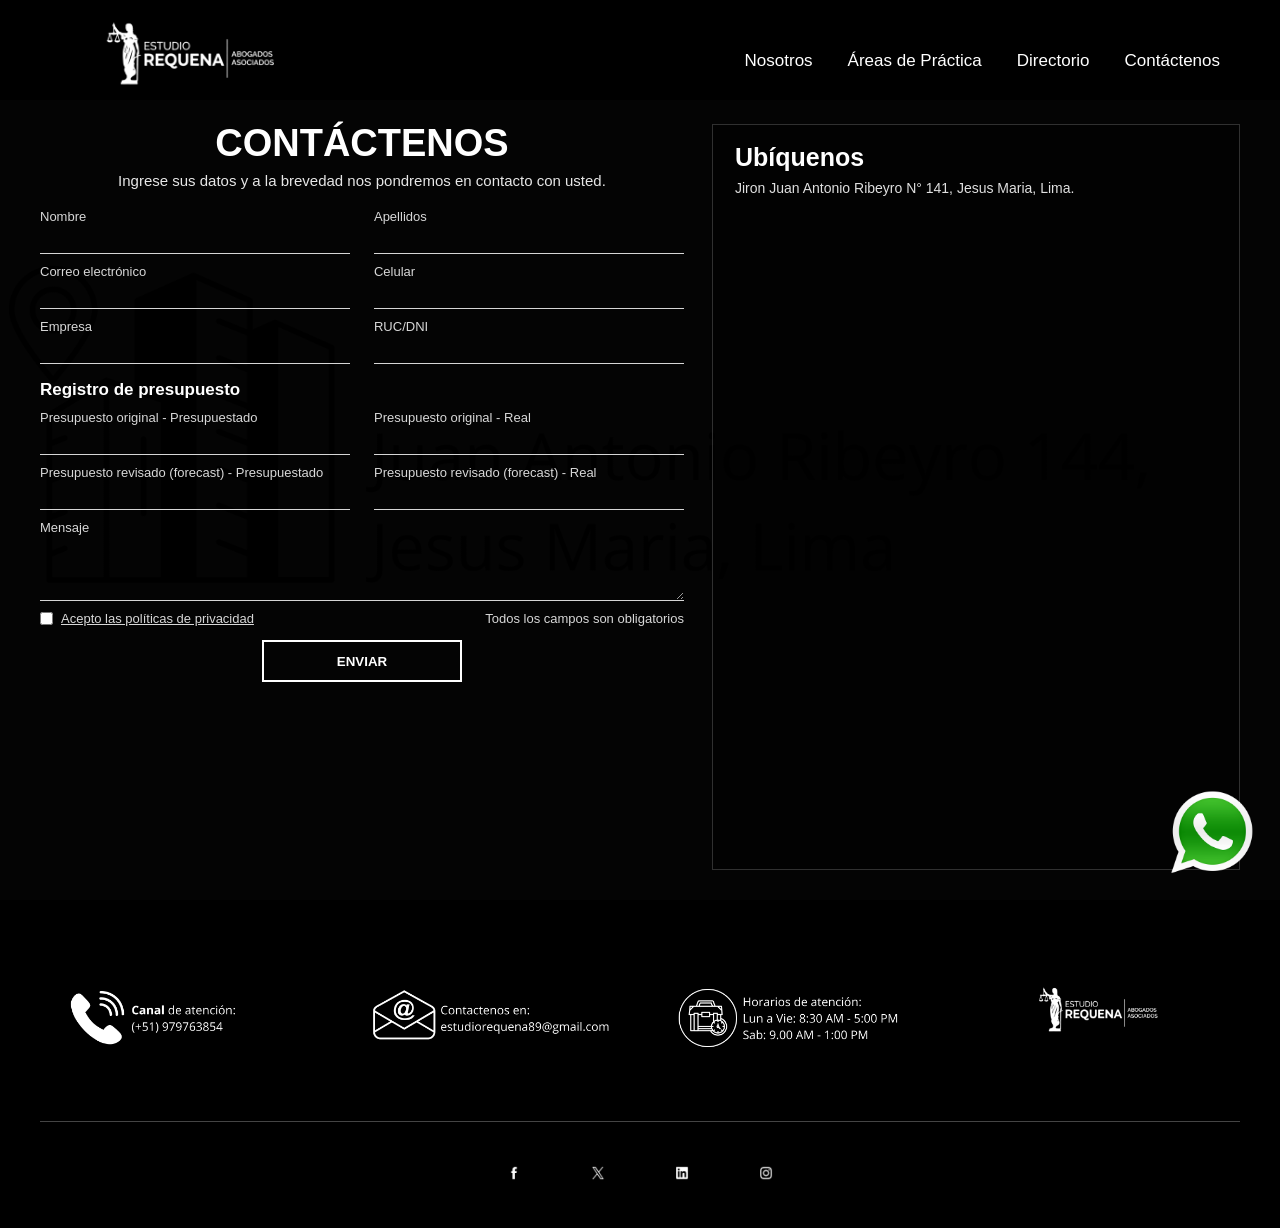
<file: contacto.html>
<!DOCTYPE html>
<html lang="es">
<head>
    <meta charset="UTF-8">
    <meta name="viewport" content="width=device-width, initial-scale=1.0">
    <meta http-equiv="refresh" content="0; url=formulario-contacto.html">
    <title>Contacto - Estudio Requena Abogados Asociados</title>
    <script>window.location.replace("formulario-contacto.html");</script>
</head>
<body>
    <p><a href="formulario-contacto.html">Ir al formulario de contacto</a></p>
</body>
</html>
</file>
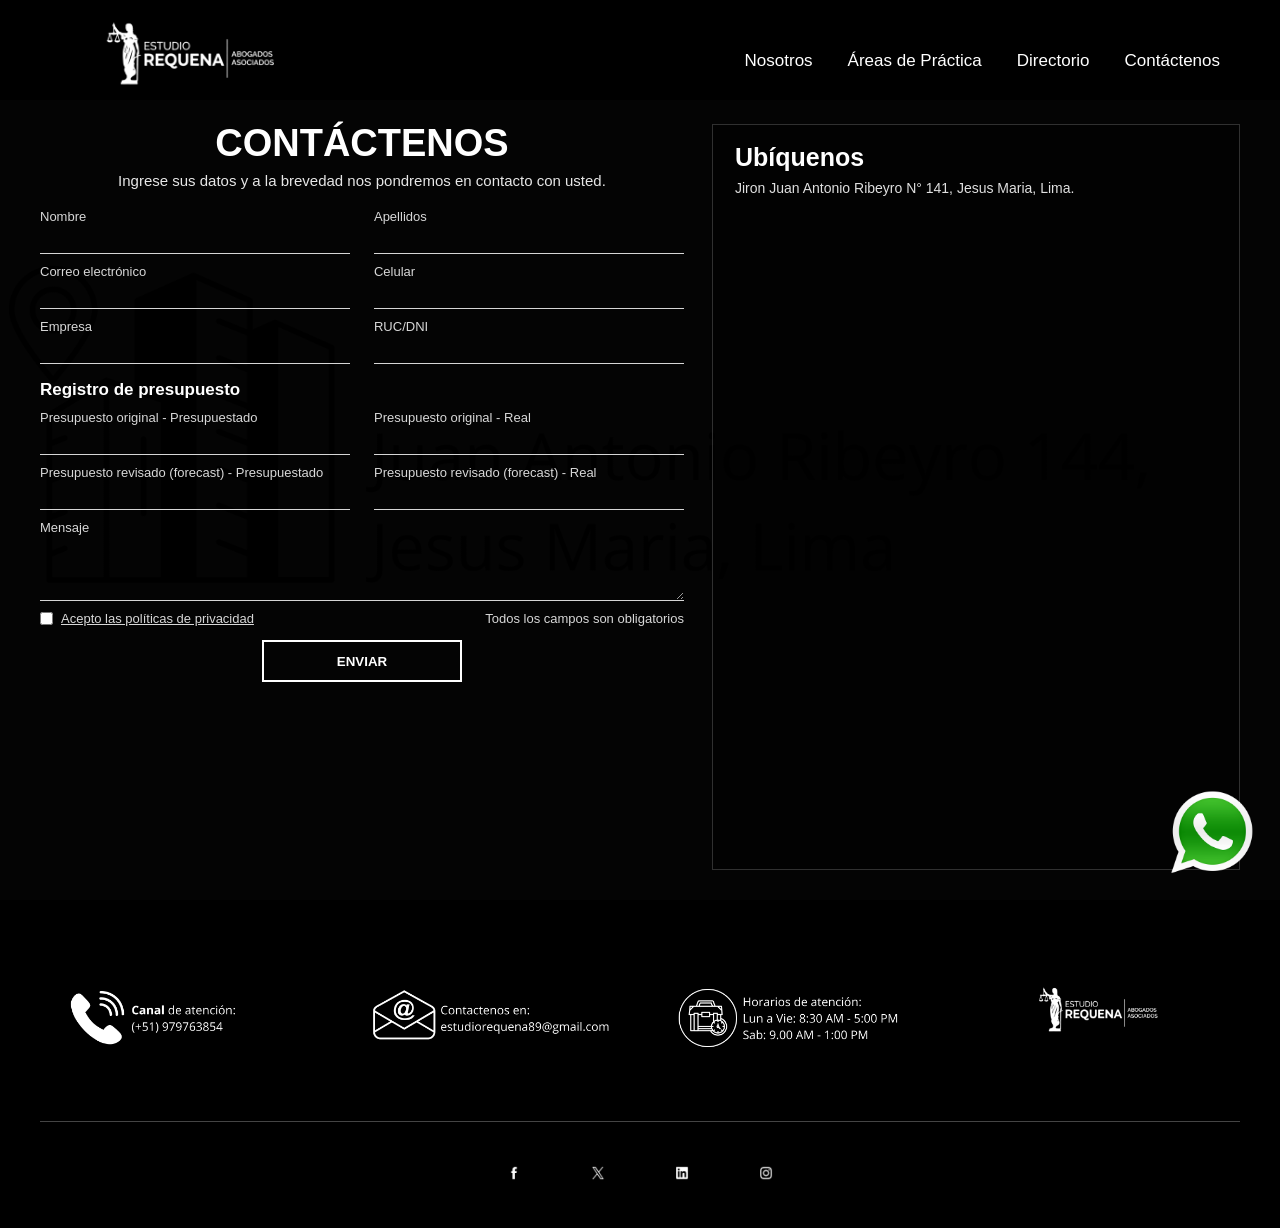
<file: formulario-contacto.html>
<!DOCTYPE html>
<html lang="es">

<head>
    <meta charset="UTF-8">
    <meta name="viewport" content="width=device-width, initial-scale=1.0">
    <title>Formulario de Contacto - Estudio Requena Abogados Asociados</title>
    <link rel="stylesheet" href="style.css">
</head>

<body>

<main class="form-page">
    <nav class="menu contact-menu">
        <div class="logo-box">
            <a href="index.html?skipIntro=1" aria-label="Volver a la pantalla principal">
                <img src="logoblanco.png" alt="Estudio Requena">
            </a>
        </div>

        <ul class="navbar contact-navbar">
            <li><a href="nosotros.html">Nosotros</a></li>
            <li><a href="index.html#areas">&Aacute;reas de Pr&aacute;ctica</a></li>
            <li><a href="index.html#directorio">Directorio</a></li>
            <li><a href="formulario-contacto.html">Cont&aacute;ctenos</a></li>
        </ul>
    </nav>

    <section class="form-section">
        <div class="form-left">
            <form class="contact-form" action="https://formsubmit.co/ajax/estudiorequena89@gmail.com" method="post">
                <input type="hidden" name="_subject" value="Nuevo mensaje desde la pagina web">
                <input type="hidden" name="_captcha" value="false">
                <h1>CONT&Aacute;CTENOS</h1>
                <p class="form-intro">Ingrese sus datos y a la brevedad nos pondremos en contacto con usted.</p>

                <div class="form-grid">
                    <div class="form-field">
                        <label for="nombre">Nombre</label>
                        <input type="text" id="nombre" name="Nombre" required>
                    </div>

                    <div class="form-field">
                        <label for="apellidos">Apellidos</label>
                        <input type="text" id="apellidos" name="Apellidos" required>
                    </div>

                    <div class="form-field">
                        <label for="correo">Correo electr&oacute;nico</label>
                        <input type="email" id="correo" name="Correo electronico" required>
                    </div>

                    <div class="form-field">
                        <label for="celular">Celular</label>
                        <input type="tel" id="celular" name="Celular" required>
                    </div>

                    <div class="form-field">
                        <label for="empresa">Empresa</label>
                        <input type="text" id="empresa" name="Empresa" required>
                    </div>

                    <div class="form-field">
                        <label for="documento">RUC/DNI</label>
                        <input type="text" id="documento" name="RUC o DNI" required>
                    </div>

                    <div class="form-field form-field-full budget-title">
                        <h2>Registro de presupuesto</h2>
                    </div>

                    <div class="form-field">
                        <label for="presupuesto-original-presupuestado">Presupuesto original - Presupuestado</label>
                        <input type="number" id="presupuesto-original-presupuestado" name="Presupuesto original presupuestado" step="0.01" min="0" required>
                    </div>

                    <div class="form-field">
                        <label for="presupuesto-original-real">Presupuesto original - Real</label>
                        <input type="number" id="presupuesto-original-real" name="Presupuesto original real" step="0.01" min="0" required>
                    </div>

                    <div class="form-field">
                        <label for="presupuesto-forecast-presupuestado">Presupuesto revisado (forecast) - Presupuestado</label>
                        <input type="number" id="presupuesto-forecast-presupuestado" name="Presupuesto revisado forecast presupuestado" step="0.01" min="0" required>
                    </div>

                    <div class="form-field">
                        <label for="presupuesto-forecast-real">Presupuesto revisado (forecast) - Real</label>
                        <input type="number" id="presupuesto-forecast-real" name="Presupuesto revisado forecast real" step="0.01" min="0" required>
                    </div>

                    <div class="form-field form-field-full">
                        <label for="mensaje">Mensaje</label>
                        <textarea id="mensaje" name="Mensaje" rows="3" required></textarea>
                    </div>
                </div>

                <div class="form-options">
                    <label class="privacy-check">
                        <input type="checkbox" name="Acepta politicas de privacidad" required>
                        <span>Acepto las pol&iacute;ticas de privacidad</span>
                    </label>
                    <span>Todos los campos son obligatorios</span>
                </div>

                <button type="submit" class="form-submit">ENVIAR</button>
            </form>
        </div>

        <aside class="map-panel">
            <h2>Ub&iacute;quenos</h2>
            <p>Jiron Juan Antonio Ribeyro N° 141, Jesus Maria, Lima.</p>
            <iframe
                title="Mapa de Estudio Requena"
                src="https://www.google.com/maps?q=Jiron%20Juan%20Antonio%20Ribeyro%20141%2C%20Jesus%20Maria%2C%20Lima&output=embed"
                loading="lazy"
                referrerpolicy="no-referrer-when-downgrade">
            </iframe>
        </aside>
    </section>

    <footer class="footer">
        <div class="footer-top">
            <div class="footer-logo-item">
                <img src="celular.png" alt="Celular">
                <div class="footer-mobile-detail"><span class="footer-detail-label">Canal de atenci?n</span><a href="tel:+51979763854">(+51) 979 763 854</a></div>
            </div>

            <div class="footer-logo-item">
                <img src="correo.png" alt="Correo">
                <div class="footer-mobile-detail"><span class="footer-detail-label">Cont?ctenos</span><a href="mailto:estudiorequena89@gmail.com">estudiorequena89@gmail.com</a></div>
            </div>

            <div class="footer-logo-item">
                <img src="horario.png" alt="Horario">
                <div class="footer-mobile-detail"><span class="footer-detail-label">Horario de atenci?n</span><p>Lun a vie: 8:30 a. m. ? 5:00 p. m.<br>S?b: 9:00 a. m. ? 1:00 p. m.</p></div>
            </div>

            <div class="footer-logo-item logo-central">
                <img src="logoblanco.png" alt="Estudio Requena">
            </div>
        </div>

        <div class="footer-social">
            <a href="https://www.facebook.com/profile.php?id=61590961628624" target="_blank" rel="noopener noreferrer">
                <img src="red1.png" alt="Facebook">
            </a>

            <a href="https://x.com/EstudioRequena8" target="_blank" rel="noopener noreferrer">
                <img src="red2.png" alt="X">
            </a>

            <a href="https://www.linkedin.com/in/estudio-requena-abogados-asociados-084568418/" target="_blank" rel="noopener noreferrer">
                <img src="red3.png" alt="LinkedIn">
            </a>

            <a href="https://www.instagram.com/estudiorequena89/" target="_blank" rel="noopener noreferrer">
                <img src="red4.png" alt="Instagram">
            </a>
        </div>
    </footer>

    <a class="whatsapp-float" href="https://wa.me/51994017611?text=Solicito%20Informacion" target="_blank" rel="noopener noreferrer" aria-label="Abrir chat de WhatsApp al 994017611">
        <img src="was.png" alt="WhatsApp">
    </a>
</main>

<script src="script.js"></script>

</body>

</html>
</file>
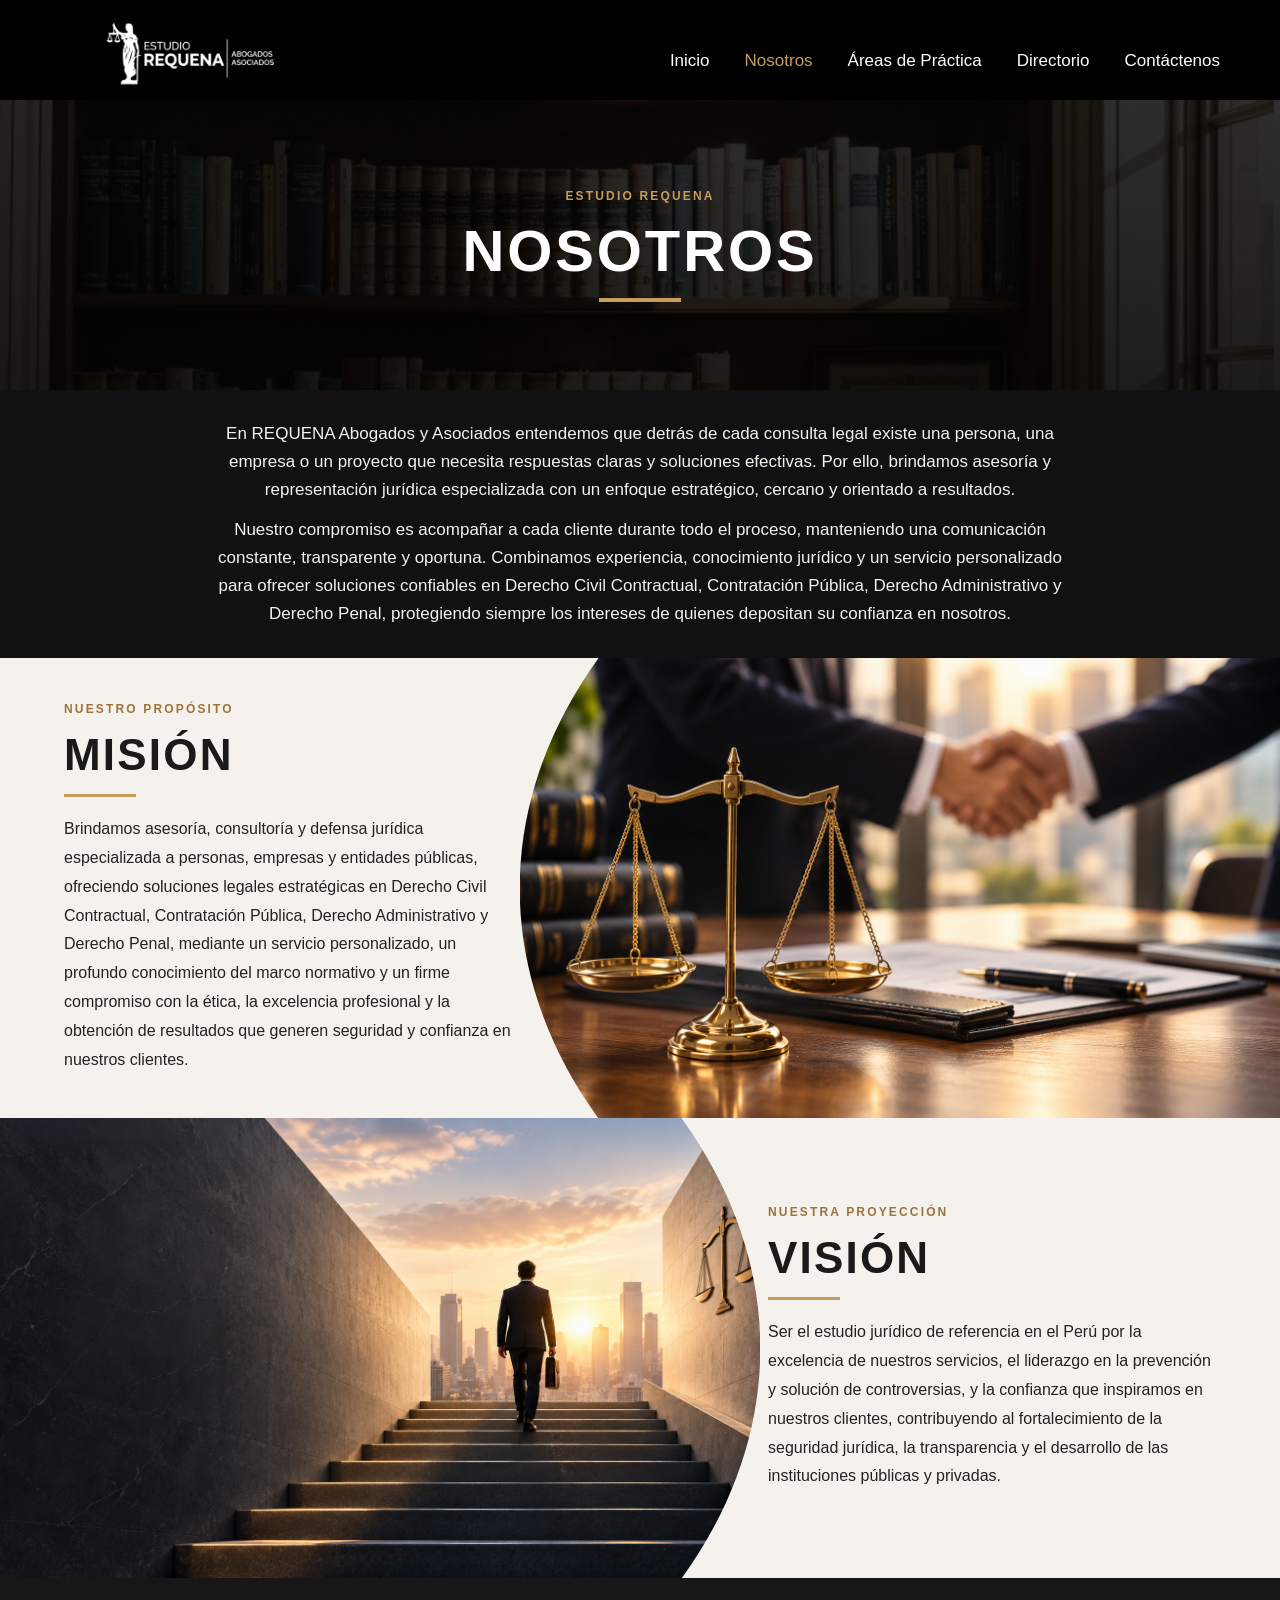
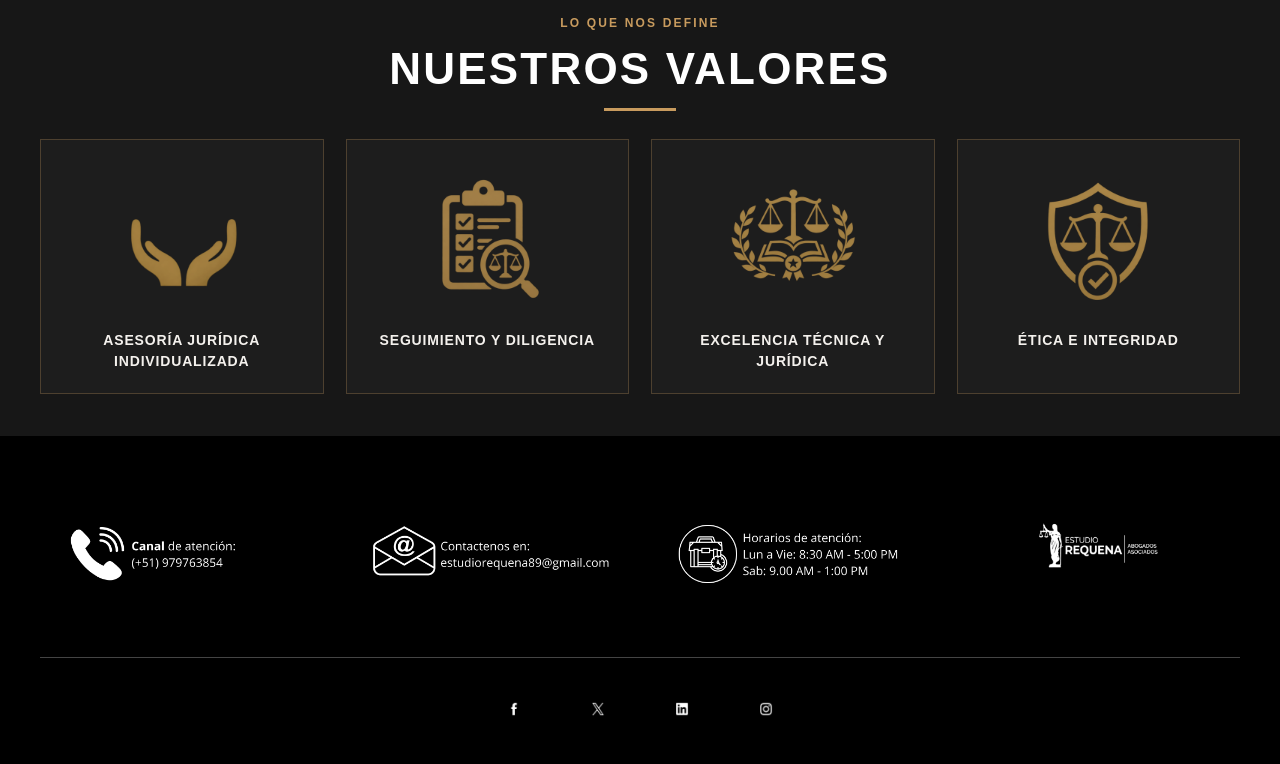
<file: nosotros.html>
<!DOCTYPE html>
<html lang="es">
<head>
    <meta charset="UTF-8">
    <meta name="viewport" content="width=device-width, initial-scale=1.0">
    <title>Nosotros - Estudio Requena Abogados Asociados</title>
    <link rel="stylesheet" href="style.css">
</head>
<body class="about-page">
    <nav class="menu contact-menu">
        <div class="logo-box">
            <a href="index.html?skipIntro=1" aria-label="Ir al inicio">
                <img src="logoblanco.png" alt="Estudio Requena">
            </a>
        </div>
        <button type="button" class="menu-label" aria-expanded="false" aria-controls="main-navigation" aria-label="Abrir men&#250;">
            <img src="menu.png" class="menu-icon" alt="" aria-hidden="true">
        </button>
        <ul class="navbar contact-navbar" id="main-navigation">
            <li><a href="index.html?skipIntro=1">Inicio</a></li>
            <li><a href="nosotros.html" aria-current="page">Nosotros</a></li>
            <li><a href="index.html#areas">Áreas de Práctica</a></li>
            <li><a href="index.html#directorio">Directorio</a></li>
            <li><a href="formulario-contacto.html">Contáctenos</a></li>
        </ul>
    </nav>

    <header class="about-page-hero">
        <div class="about-page-hero-content container">
            <p class="about-page-kicker">ESTUDIO REQUENA</p>
            <h1>NOSOTROS</h1>
            <span aria-hidden="true"></span>
        </div>
    </header>

    <main>
        <section class="about-page-intro container">
            <p>En REQUENA Abogados y Asociados entendemos que detrás de cada consulta legal existe una persona, una empresa o un proyecto que necesita respuestas claras y soluciones efectivas. Por ello, brindamos asesoría y representación jurídica especializada con un enfoque estratégico, cercano y orientado a resultados.</p>
            <p>Nuestro compromiso es acompañar a cada cliente durante todo el proceso, manteniendo una comunicación constante, transparente y oportuna. Combinamos experiencia, conocimiento jurídico y un servicio personalizado para ofrecer soluciones confiables en Derecho Civil Contractual, Contratación Pública, Derecho Administrativo y Derecho Penal, protegiendo siempre los intereses de quienes depositan su confianza en nosotros.</p>
        </section>

        <section class="about-page-feature about-page-mission">
            <div class="about-page-feature-copy">
                <p class="about-page-kicker">NUESTRO PROPÓSITO</p>
                <h2>MISIÓN</h2>
                <span class="about-page-line" aria-hidden="true"></span>
                <p>Brindamos asesoría, consultoría y defensa jurídica especializada a personas, empresas y entidades públicas, ofreciendo soluciones legales estratégicas en Derecho Civil Contractual, Contratación Pública, Derecho Administrativo y Derecho Penal, mediante un servicio personalizado, un profundo conocimiento del marco normativo y un firme compromiso con la ética, la excelencia profesional y la obtención de resultados que generen seguridad y confianza en nuestros clientes.</p>
            </div>
            <div class="about-page-feature-image">
                <img src="MISION.png" alt="Representación visual de la misión del Estudio Requena">
            </div>
        </section>

        <section class="about-page-feature about-page-vision">
            <div class="about-page-feature-image">
                <img src="VISION.png" alt="Representación visual de la visión del Estudio Requena">
            </div>
            <div class="about-page-feature-copy">
                <p class="about-page-kicker">NUESTRA PROYECCIÓN</p>
                <h2>VISIÓN</h2>
                <span class="about-page-line" aria-hidden="true"></span>
                <p>Ser el estudio jurídico de referencia en el Perú por la excelencia de nuestros servicios, el liderazgo en la prevención y solución de controversias, y la confianza que inspiramos en nuestros clientes, contribuyendo al fortalecimiento de la seguridad jurídica, la transparencia y el desarrollo de las instituciones públicas y privadas.</p>
            </div>
        </section>

        <section class="about-page-values">
            <div class="container">
                <p class="about-page-kicker">LO QUE NOS DEFINE</p>
                <h2>NUESTROS VALORES</h2>
                <span class="about-page-line" aria-hidden="true"></span>
                <div class="about-page-values-grid">
                    <article class="about-page-value" tabindex="0">
                        <img class="value-icon-large" src="ATENCION%20PERSONALIZADA.png?v=2" alt="Asesoría jurídica individualizada">
                        <h3>ASESORÍA JURÍDICA INDIVIDUALIZADA</h3>
                    </article>
                    <article class="about-page-value" tabindex="0">
                        <img class="value-icon-large" src="SEGUIMIENTO%20Y%20DILIGENCIA.png?v=2" alt="Seguimiento y diligencia">
                        <h3>SEGUIMIENTO Y DILIGENCIA</h3>
                    </article>
                    <article class="about-page-value" tabindex="0">
                        <img class="value-icon-large" src="EXCELENCIA%20TECNICA%20Y%20JURIDICA.png?v=2" alt="Excelencia técnica y jurídica">
                        <h3>EXCELENCIA TÉCNICA Y JURÍDICA</h3>
                    </article>
                    <article class="about-page-value" tabindex="0">
                        <img class="value-icon-large" src="ETICA%20E%20INTEGRIDAD.png?v=2" alt="Ética e integridad">
                        <h3>ÉTICA E INTEGRIDAD</h3>
                    </article>
                </div>
            </div>
        </section>
    </main>

    <footer id="contacto" class="footer">
        <div class="footer-top">
            <div class="footer-logo-item">
                <img src="celular.png" alt="Celular">
                <div class="footer-mobile-detail"><span class="footer-detail-label">Canal de atenci?n</span><a href="tel:+51979763854">(+51) 979 763 854</a></div>
            </div>
            <div class="footer-logo-item">
                <img src="correo.png" alt="Correo">
                <div class="footer-mobile-detail"><span class="footer-detail-label">Cont?ctenos</span><a href="mailto:estudiorequena89@gmail.com">estudiorequena89@gmail.com</a></div>
            </div>
            <div class="footer-logo-item">
                <img src="horario.png" alt="Horario">
                <div class="footer-mobile-detail"><span class="footer-detail-label">Horario de atenci?n</span><p>Lun a vie: 8:30 a. m. ? 5:00 p. m.<br>S?b: 9:00 a. m. ? 1:00 p. m.</p></div>
            </div>
            <div class="footer-logo-item logo-central">
                <a href="index.html">
                    <img src="logoblanco.png" alt="Estudio Requena">
                </a>
            </div>
        </div>

        <div class="footer-social">
            <a href="https://www.facebook.com/profile.php?id=61590961628624" target="_blank" rel="noopener noreferrer">
                <img src="red1.png" alt="Facebook">
            </a>
            <a href="https://x.com/EstudioRequena8" target="_blank" rel="noopener noreferrer">
                <img src="red2.png" alt="X">
            </a>
            <a href="https://www.linkedin.com/in/estudio-requena-abogados-asociados-084568418/" target="_blank" rel="noopener noreferrer">
                <img src="red3.png" alt="LinkedIn">
            </a>
            <a href="https://www.instagram.com/estudiorequena89/" target="_blank" rel="noopener noreferrer">
                <img src="red4.png" alt="Instagram">
            </a>
        </div>
    </footer>

    <script src="script.js"></script>
</body>
</html>
</file>
<file: style.css>
* {
    margin: 0;
    padding: 0;
    box-sizing: border-box;
}

html,
body {
    width: 100%;
    overflow-x: hidden;
    scroll-behavior: smooth;
}

body {
    font-family: Arial, sans-serif;
    background: #111;
    color: white;
}

body.intro-active .header {
    visibility: hidden;
}

@property --border-draw {
    syntax: "<angle>";
    inherits: false;
    initial-value: 0deg;
}

.intro-screen {
    position: fixed;
    inset: 0;
    z-index: 9999;
    display: flex;
    align-items: center;
    justify-content: center;
    background: url("2.png") center center/cover no-repeat;
    opacity: 1;
    visibility: visible;
    transition: opacity 0.12s ease, visibility 0.12s ease;
    overflow: hidden;
}

.intro-screen.intro-hidden {
    opacity: 0;
    visibility: hidden;
    pointer-events: none;
}

.intro-logo {
    position: relative;
    z-index: 2;
    width: min(520px, 75vw);
    height: auto;
    object-fit: contain;
    filter: brightness(0) invert(1);
    opacity: 0;
    transform: scale(0.96);
    transition: opacity 0.9s ease 0.25s, transform 0.9s ease 0.25s;
}

.intro-border {
    --border-draw: 0deg;
    position: absolute;
    z-index: 1;
    top: -2vw;
    left: -3vw;
    width: 106vw;
    height: 106vh;
    object-fit: fill;
    pointer-events: none;
    opacity: 0;
    transform: scale(1.025);
    filter: brightness(0) invert(1);
    transition: opacity 1.2s ease, transform 1.4s ease;
    -webkit-mask-image: conic-gradient(
        from 180deg at center,
        #000 0deg,
        #000 var(--border-draw),
        transparent calc(var(--border-draw) + 1deg),
        transparent 360deg
    );
    mask-image: conic-gradient(
        from 180deg at center,
        #000 0deg,
        #000 var(--border-draw),
        transparent calc(var(--border-draw) + 1deg),
        transparent 360deg
    );
}

.intro-screen.intro-ready .intro-logo {
    opacity: 1;
    transform: scale(1);
}

.intro-screen.intro-ready .intro-border {
    opacity: 0.72;
    transform: scale(1);
    animation: draw-intro-border 3s linear 0.15s forwards;
}

@keyframes draw-intro-border {
    from {
        --border-draw: 0deg;
    }

    to {
        --border-draw: 360deg;
    }
}

@media (max-width: 600px) {
    .intro-border {
        top: -12px;
        left: -18px;
        width: calc(100% + 36px);
        height: calc(100% + 36px);
    }

    .social-icons .social-home {
        margin-left: 0;
    }

    .social-icons .social-home img {
        width: 90px;
        height: 36px;
    }

    .social-icons {
        transform: translateX(8px);
    }
}

@media (prefers-reduced-motion: reduce) {
    .intro-screen.intro-ready .intro-border {
        --border-draw: 360deg;
        animation: none;
    }

    .header.header-logo-visible .main-background {
        opacity: 1;
        filter: none;
        transform: none;
        animation: none;
    }
}

.container {
    width: 100%;
    max-width: 1600px;
    margin: 0 auto;
    padding: 0 40px;
}

.header {
    width: 100%;
    min-height: 100vh;
    background: url("2.png") center center/cover no-repeat;
    position: relative;
    transition: background-image 1.5s ease-in-out;
}

.overlay {
    position: absolute;
    inset: 0;
    z-index: 1;
    background: rgba(0,0,0,0.65);
    transition: background 0.6s ease;
}

.header.header-logo-visible .overlay {
    background: transparent;
}

.main-background {
    position: absolute;
    inset: 0;
    z-index: 0;
    width: 100%;
    height: 100%;
    object-fit: cover;
    pointer-events: none;
    opacity: 0;
    clip-path: inset(-100px 0);
    filter: blur(70px);
    transform: scaleY(0.62);
    transform-origin: center;
}

.header.header-logo-visible .main-background {
    animation: print-background 0.9s ease-out forwards;
}

@keyframes print-background {
    0% {
        opacity: 0.65;
        filter: blur(70px);
        transform: scaleY(0.72);
    }

    20% {
        opacity: 0.88;
        filter: blur(50px);
        transform: scaleY(0.82);
    }

    55% {
        opacity: 0.92;
        filter: blur(42px);
        transform: scaleY(0.88);
    }

    80% {
        opacity: 0.98;
        filter: blur(18px);
        transform: scaleY(0.97);
    }

    100% {
        opacity: 1;
        filter: blur(0);
        transform: scale(1);
    }
}

.main-border {
    position: absolute;
    inset: 0;
    z-index: 3;
    width: 100%;
    height: 100%;
    object-fit: fill;
    pointer-events: none;
    opacity: 0;
    transition: opacity 0.8s ease;
}

.header.header-logo-visible .main-border {
    opacity: 1;
}

.bottom-decoration {
    position: absolute;
    left: 50%;
    bottom: 0;
    z-index: 4;
    width: min(620px, 58vw);
    height: auto;
    object-fit: contain;
    object-position: center bottom;
    pointer-events: none;
    opacity: 0;
    clip-path: inset(0 100% 0 0);
    transform: translateX(-50%);
    -webkit-mask-image: linear-gradient(
        to right,
        transparent 0%,
        #000 12%,
        #000 88%,
        transparent 100%
    );
    mask-image: linear-gradient(
        to right,
        transparent 0%,
        #000 12%,
        #000 88%,
        transparent 100%
    );
    filter: drop-shadow(0 0 5px rgba(255, 255, 255, 0.8))
            drop-shadow(0 0 12px rgba(255, 255, 255, 0.45));
}

.header.header-logo-visible .bottom-decoration {
    opacity: 1;
    animation: bottom-decoration-sweep 16s ease-in-out infinite;
}

@keyframes bottom-decoration-sweep {
    0% {
        clip-path: inset(0 0 0 100%);
    }

    25% {
        clip-path: inset(0 0 0 0);
    }

    50% {
        clip-path: inset(0 100% 0 0);
    }

    75% {
        clip-path: inset(0 0 0 0);
    }

    100% {
        clip-path: inset(0 0 0 100%);
    }
}

@media (max-width: 600px) {
    .bottom-decoration {
        width: 78vw;
    }
}

.header.header-logo-visible .menu {
    background: transparent;
}

.top-social {
    position: absolute;
    top: 0;
    left: 0;
    right: 0;
    z-index: 120;
    display: flex;
    justify-content: flex-end;
    padding-top: 0;
    margin-bottom: 0;
}

.social-icons {
    display: flex;
    align-items: center;
    gap: 25px;
    transform: translateX(30px);
}

.social-icons img {
    width: 72px;
    height: 72px;
    object-fit: contain;
    filter: brightness(0) invert(1);
    transition: 0.3s;
}

.social-icons img:hover {
    transform: scale(1.15);
}

.social-icons .social-home {
    display: flex;
    align-items: center;
    margin-left: 8px;
}

.social-icons .social-home img {
    width: 150px;
    height: 58px;
    object-fit: contain;
    filter: brightness(0) invert(1);
}

.menu {
    width: 100%;
    height: 130px;
    display: flex;
    justify-content: space-between;
    align-items: center;
    background: #000;
    position: relative;
    z-index: 100;
}

.logo-box {
    width: 390px;
    display: flex;
    align-items: center;
    margin-left: -15px;
    margin-top: -15px;
}

.header .logo-box {
    transform: translate(-30px, 15px);
}

.logo-box img {
    width: 100%;
    height: auto;
    object-fit: contain;
    filter: brightness(0) invert(1);
}

.logo-box a,
.logo-central a {
    display: block;
    width: 100%;
}

.navbar {
    display: flex;
    list-style: none;
    gap: 35px;
    margin-top: 35px;
    transform: translateX(-20px);
}

.navbar li {
    margin: 0;
}

.navbar a {
    color: white;
    text-decoration: none;
    font-size: 17px;
    font-weight: 500;
    transition: 0.3s;
}

.navbar a:hover {
    color: #c89b5e;
}

#menu-toggle {
    display: none;
}

.menu-icon {
    width: 30px;
    display: none;
    cursor: pointer;
}

.header-content {
    min-height: calc(100vh - 130px);
    display: flex;
    align-items: center;
    position: relative;
    z-index: 2;
}

.header-text {
    max-width: 650px;
    transition: all 1s ease;
}

.header-text-hidden {
    opacity: 0;
    visibility: hidden;
    pointer-events: none;
    transform: translateY(20px);
}

.header-text h1 {
    font-size: 60px;
    margin-bottom: 20px;
}

.header-text p {
    font-size: 18px;
    line-height: 1.7;
    margin-bottom: 30px;
}

.btn-1 {
    display: inline-block;
    padding: 15px 30px;
    background: #c89b5e;
    color: white;
    text-decoration: none;
    border-radius: 4px;
}

section {
    width: 100%;
    padding: 100px 0;
}

.about,
.team {
    text-align: center;
}

.about {
    min-height: 100vh;
    padding: 320px 40px 100px;
    display: flex;
    flex-direction: column;
    justify-content: flex-start;
    position: relative;
}

.about::before {
    content: "";
    width: 100%;
    height: 260px;
    background: url("somos.png") center center/cover no-repeat;
    position: absolute;
    top: 0;
    left: 0;
}

.about h2,
.about-intro,
.about-pillars,
.about-values {
    position: relative;
    z-index: 1;
}

.about h2,
.services h2,
.team h2 {
    font-size: 42px;
    margin-bottom: 30px;
}

.about h2 {
    color: #c89b5e;
}

.about-intro {
    max-width: 750px;
    margin: auto;
}

.about-intro p {
    line-height: 1.8;
}

.about-intro p + p { margin-top: 22px; }

.about-pillars { width: min(1120px, 100%); display: grid; grid-template-columns: repeat(2, minmax(0, 1fr)); gap: 28px; margin: 64px auto 52px; }

.about-card { position: relative; min-height: 290px; padding: 42px 38px; color: #1c1c1c; background: #f4f1ed; border: 1px solid rgba(200, 155, 94, 0.55); text-align: center; overflow: hidden; }

.about-card::before, .about-card::after { content: ""; position: absolute; width: 58px; height: 58px; border-color: #c89b5e; pointer-events: none; }
.about-card::before { top: 13px; left: 13px; border-top: 2px solid; border-left: 2px solid; }
.about-card::after { right: 13px; bottom: 13px; border-right: 2px solid; border-bottom: 2px solid; }

.about-card h3, .about-value h3 { color: #9d733d; letter-spacing: 0.08em; font-size: 21px; font-weight: 700; }
.about-card-line { display: block; width: 66px; height: 3px; margin: 16px auto 24px; background: #c89b5e; }
.about-card p { position: relative; z-index: 1; font-size: 15px; line-height: 1.72; }

.about-values { width: min(1120px, 100%); display: grid; grid-template-columns: repeat(4, minmax(0, 1fr)); gap: 24px; margin: 0 auto; }
.about-value { text-align: center; }
.about-value img { width: 82px; height: 82px; object-fit: cover; border-radius: 50%; margin-bottom: 17px; }
.about-value h3 { color: #f4f1ed; font-size: 14px; line-height: 1.45; }

/* PÁGINA NOSOTROS */
.about-page {
    background: #111;
    color: #f4f1ed;
}

.about-page .contact-menu {
    max-width: none;
    margin: 0;
}

.about-page .contact-navbar a[aria-current="page"] {
    color: #c89b5e;
}

.about-page-hero {
    height: 290px;
    min-height: unset;
    display: grid;
    place-items: center;
    position: relative;
    text-align: center;
    background: linear-gradient(rgba(0, 0, 0, 0.72), rgba(0, 0, 0, 0.82)), url("somos.png") center 48%/cover no-repeat;
}

.about-page-hero-content { position: relative; z-index: 1; }
.about-page-kicker { color: #c89b5e; letter-spacing: 0.18em; font-size: 12px; font-weight: 700; }
.about-page-hero h1, .about-page-feature h2, .about-page-values h2 { color: #fff; font-size: clamp(36px, 5vw, 58px); letter-spacing: 0.05em; margin: 14px 0; }
.about-page-hero-content > span { display: block; width: 82px; height: 4px; background: #c89b5e; margin: 0 auto; }

.about-page-intro { max-width: 940px; padding-top: 30px; padding-bottom: 30px; text-align: center; }
.about-page-intro p { max-width: 860px; margin: 0 auto; font-size: 17px; line-height: 1.65; }
.about-page-intro p + p { margin-top: 12px; }

.about-page-feature { --feature-distance: 80px; display: grid; min-height: var(--feature-height, 460px); padding: 0; position: relative; overflow: hidden; background: #f5f2ee; }
.about-page-mission { grid-template-columns: 45% 55%; }
.about-page-vision { grid-template-columns: 55% 45%; }
.about-page-feature-copy { display: flex; flex-direction: column; justify-content: center; position: relative; z-index: 2; padding: 32px clamp(38px, 5vw, 78px); color: #222; }
.about-page-feature-copy .about-page-kicker { color: #9d733d; }
.about-page-feature h2 { color: #1a1a1a; font-size: clamp(30px, 3.5vw, 44px); }
.about-page-line { display: block; width: 72px; height: 3px; margin: 0 0 26px; background: #c89b5e; }
.about-page-feature-copy > p:last-child { font-size: 16px; line-height: 1.8; }
.about-page-feature-copy .about-page-line { margin-bottom: 18px; flex-shrink: 0; }
.about-page-feature-image { min-height: 320px; position: relative; z-index: 1; overflow: hidden; }
.about-page-feature-image img { position: absolute; inset: 0; width: 100%; height: 100%; display: block; object-fit: cover; transition: transform 0.6s ease; }
.about-page-feature:hover .about-page-feature-image img { transform: scale(1.04); }

.about-page-feature.feature-reveal-ready .about-page-feature-image {
    transition: transform 0.8s cubic-bezier(0.22, 1, 0.36, 1), opacity 0.7s ease-out;
}
.about-page-feature.feature-reveal-ready:not(.feature-revealed) .about-page-feature-image {
    opacity: 0;
    transform: translateX(var(--feature-offset));
}
.about-page-mission { --feature-offset: calc(-1 * var(--feature-distance)); }
.about-page-vision { --feature-offset: var(--feature-distance); }

@media (max-width: 1100px) {
    .about-page-feature { --feature-distance: 50px; }
}

@media (prefers-reduced-motion: reduce) {
    .about-page-feature.feature-reveal-ready .about-page-feature-image,
    .about-page-feature.feature-reveal-ready:not(.feature-revealed) .about-page-feature-image,
    .about-page-feature .about-page-feature-image img,
    .about-page-feature:hover .about-page-feature-image img {
        transition: none;
        transform: none;
        opacity: 1;
    }
}

.about-page-mission .about-page-feature-image {
    margin-left: -8%;
    clip-path: ellipse(104% 115% at 104% 50%);
}

.about-page-vision .about-page-feature-image {
    margin-right: -8%;
    clip-path: ellipse(104% 115% at -4% 50%);
}

.about-page-values { padding: 38px 0 42px; text-align: center; background: #171717; }
.about-page-values h2 { font-size: clamp(30px, 3.5vw, 44px); }
.about-page-values .about-page-line { margin: 0 auto 28px; }
.about-page-values-grid { display: grid; grid-template-columns: repeat(4, minmax(0, 1fr)); gap: 22px; }
.about-page-value { min-height: 190px; padding: 22px 18px; border: 1px solid rgba(200, 155, 94, 0.28); background: #1d1d1d; transition: transform 0.3s ease, border-color 0.3s ease, background 0.3s ease; outline: none; }
.about-page-value img { width: 78px; height: 78px; object-fit: contain; background: transparent; border: none; border-radius: 0; box-shadow: none; transition: transform 0.3s ease; }
.about-page-value img.value-icon-large { width: 150px; height: 150px; max-width: 100%; }
.about-page-value h3 { margin-top: 14px; color: #f4f1ed; font-size: 14px; line-height: 1.45; letter-spacing: 0.06em; }
.about-page-value:hover, .about-page-value:focus-visible, .about-page-value.is-active { transform: translateY(-6px); border-color: #c89b5e; background: #24201b; }
.about-page-value:hover img, .about-page-value:focus-visible img, .about-page-value.is-active img { transform: scale(1.08); }

@media (max-width: 768px) {
    .about-page-hero { height: 285px; }
    .about-page-intro { padding-top: 42px; padding-bottom: 46px; }
    .about-page-intro p { font-size: 16px; }
    .about-page-feature, .about-page-mission, .about-page-vision { --feature-distance: 35px; min-height: 0; grid-template-columns: 1fr; }
    .about-page-feature-copy { padding: 44px 30px; }
    .about-page-vision .about-page-feature-image { grid-row: 1; }
    .about-page-feature-image { min-height: 280px; margin: 0 !important; clip-path: none !important; border-radius: 0 0 72px 72px; }
    .about-page-vision .about-page-feature-image { border-radius: 0 0 72px 72px; }
    .about-page-values { padding: 52px 0; }
    .about-page-values-grid { grid-template-columns: repeat(2, minmax(0, 1fr)); gap: 16px; }
}

@media (max-width: 480px) {
    .about-page-hero { height: 245px; }
    .about-page-intro { padding-top: 36px; padding-bottom: 40px; }
    .about-page-feature-copy { padding: 36px 24px; }
    .about-page-feature-copy > p:last-child { font-size: 15px; }
    .about-page-values { padding: 42px 0; }
    .about-page-values-grid { grid-template-columns: 1fr; }
    .about-page-value { min-height: 185px; }
}

/* ÁREAS DE PRÁCTICA */
.services {
    background: #1c1c1c;
    text-align: center;
    padding: 90px 0 110px;
    overflow: hidden;
}

.services h2 {
    font-size: 48px;
    font-weight: 700;
    color: #fff;
    margin-bottom: 10px;
}

.services-line {
    width: 150px;
    height: 5px;
    background: #c89b5e;
    margin: 0 auto 60px;
}

.services-content {
    width: 100%;
    display: grid;
    grid-template-columns: repeat(3, minmax(0, 1fr));
    gap: 18px;
}

.service-box {
    position: relative;
    min-height: 350px;
    padding: 0;
    margin: 0;
    background: #111;
    overflow: hidden;
    cursor: pointer;
    isolation: isolate;
    transition: box-shadow 0.35s ease, transform 0.35s ease;
}

.service-box:hover,
.service-box:focus-visible,
.service-box.is-expanded {
    box-shadow: 0 12px 28px rgba(0, 0, 0, 0.36);
    transform: translateY(-4px);
    outline: none;
}

.service-box:hover img,
.service-box:focus-visible img,
.service-box.is-expanded img {
    transform: scale(1.03);
}

.service-box img {
    position: absolute;
    inset: 0;
    width: 100%;
    height: 100%;
    object-fit: cover;
    display: block;
    transition: opacity 0.45s ease, transform 0.45s ease;
}

.service-content {
    position: relative;
    z-index: 1;
    display: flex;
    flex-direction: column;
    justify-content: flex-end;
    min-height: 350px;
    padding: 24px 20px;
    text-align: left;
    background: linear-gradient(to top, rgba(0, 0, 0, 0.94) 0%, rgba(0, 0, 0, 0.62) 30%, rgba(0, 0, 0, 0.12) 62%, transparent 100%);
    transition: background 0.45s ease;
}

.service-content h3 {
    color: #fff;
    font-size: 21px;
    line-height: 1.22;
    font-weight: 600;
    margin: 0;
}

.service-content p {
    max-height: 0;
    margin: 0;
    overflow: hidden;
    color: #f5f1ec;
    font-size: 14px;
    line-height: 1.55;
    opacity: 0;
    transform: translateY(12px);
    transition: max-height 0.45s ease, margin-top 0.45s ease, opacity 0.3s ease, transform 0.45s ease;
}

.service-box:hover img,
.service-box:focus-visible img,
.service-box.is-expanded img {
    opacity: 0.16;
}

.service-box:hover .service-content,
.service-box:focus-visible .service-content,
.service-box.is-expanded .service-content {
    justify-content: center;
    background: linear-gradient(145deg, rgba(15, 15, 15, 0.98), rgba(47, 36, 24, 0.96));
}

.service-box:hover .service-content p,
.service-box:focus-visible .service-content p,
.service-box.is-expanded .service-content p {
    max-height: 230px;
    margin-top: 14px;
    opacity: 1;
    transform: translateY(0);
}

/* EQUIPO */
.team-line {
    width: 76px;
    height: 3px;
    margin: 0 auto;
    background: #c89b5e;
}

.team-content {
    display: grid;
    grid-template-columns: minmax(0, 1fr);
    gap: 28px;
    max-width: 476px;
    margin: 44px auto 0;
}

.team-member {
    min-width: 0;
    min-height: 220px;
    padding: 44px 28px;
    display: flex;
    flex-direction: column;
    justify-content: center;
    border: 0;
    outline: none;
    background: transparent;
    text-align: center;
}

.team-member-principal {
    border-top: 0;
}

.team-role {
    margin: 0 0 18px;
    color: #c89b5e;
    font-size: 12px;
    font-weight: 700;
    letter-spacing: 0.14em;
    text-transform: uppercase;
    line-height: 1.6;
}

.team-member h3 {
    margin: 0;
    color: #f4f1ed;
    font-size: clamp(23px, 2.5vw, 30px);
    font-weight: 500;
    line-height: 1.35;
    overflow-wrap: anywhere;
}

/* FOOTER */
.footer {
    width: 100%;
    background: #000;
    padding: 40px 40px 25px;
}

.footer-top {
    width: 100%;
    display: flex;
    justify-content: space-between;
    align-items: center;
    gap: 30px;
    border-bottom: 1px solid #444;
    padding-bottom: 25px;
}

.footer-logo-item {
    flex: 1;
    display: flex;
    justify-content: center;
    align-items: center;
}

.footer-logo-item img {
    width: 100%;
    max-width: 260px;
    height: auto;
    object-fit: contain;
    display: block;
    filter: brightness(0) invert(1);
}

.logo-central img {
    max-width: 320px;
    filter: brightness(0) invert(1);
}

.footer-social {
    display: flex;
    justify-content: center;
    align-items: center;
    gap: 32px;
    padding-top: 25px;
}

.footer-social img {
    width: 52px;
    height: 52px;
    object-fit: contain;
    filter: brightness(0) invert(1);
    transition: 0.3s;
}

.footer-social img:hover {
    transform: scale(1.2);
}

/* PAGINAS DE CONTACTO */
.contact-page,
.form-page {
    min-height: 100vh;
    background: #111;
}

.contact-menu {
    height: 100px;
    padding: 0 40px;
}

.contact-menu .logo-box {
    transform: translate(-25px, 25px);
}

.contact-menu .logo-box img {
    cursor: pointer;
    transition: filter 0.3s ease, transform 0.3s ease;
}

.contact-menu .logo-box a:hover img,
.contact-menu .logo-box a:focus-visible img {
    filter: brightness(0) saturate(100%) invert(67%) sepia(28%) saturate(873%) hue-rotate(356deg) brightness(91%) contrast(85%);
    transform: scale(1.06);
}

.contact-navbar {
    margin-top: 22px;
}

.contact-hero {
    min-height: calc(100vh - 100px);
    padding: 80px 40px;
    display: flex;
    align-items: center;
    justify-content: center;
    background: linear-gradient(rgba(0, 0, 0, 0.72), rgba(0, 0, 0, 0.72)), url("sede.png") center center/cover no-repeat;
}

.contact-panel {
    width: min(680px, 100%);
    text-align: center;
}

.contact-panel h1,
.contact-form h1 {
    font-size: 44px;
    margin-bottom: 22px;
}

.contact-panel p {
    font-size: 18px;
    line-height: 1.7;
    margin-bottom: 32px;
}

.form-section {
    min-height: calc(100vh - 100px);
    padding: 24px 40px 30px;
    display: grid;
    grid-template-columns: minmax(0, 1fr) minmax(340px, 0.82fr);
    gap: 28px;
    align-items: stretch;
    background: linear-gradient(rgba(0, 0, 0, 0.78), rgba(0, 0, 0, 0.78)), url("sede.png") center center/cover no-repeat;
}

.form-left {
    display: flex;
    justify-content: center;
    align-items: flex-start;
}

.contact-form {
    width: 100%;
    max-width: 680px;
    display: flex;
    flex-direction: column;
    align-items: center;
    gap: 10px;
}

.contact-form h1 {
    width: 100%;
    text-align: center;
    font-size: 38px;
    line-height: 1;
    margin-bottom: 0;
    font-weight: 800;
}

.form-intro {
    width: 100%;
    text-align: center;
    color: #e7e7e7;
    font-size: 15px;
    margin-bottom: 10px;
}

.form-grid {
    width: 100%;
    display: grid;
    grid-template-columns: repeat(2, minmax(0, 1fr));
    gap: 10px 24px;
}

.form-field {
    display: flex;
    flex-direction: column;
    gap: 3px;
}

.form-field-full {
    grid-column: 1 / -1;
}

.budget-title {
    margin-top: 6px;
}

.budget-title h2 {
    font-size: 17px;
    text-align: left;
    color: #fff;
    font-weight: 700;
}

.contact-form label,
.form-options {
    color: #d8d8d8;
    font-size: 13px;
}

.contact-form input,
.contact-form textarea {
    width: 100%;
    padding: 2px 0 6px;
    border: 0;
    border-bottom: 1px solid #d6d6d6;
    border-radius: 0;
    background: transparent;
    color: #fff;
    font: inherit;
}

.contact-form input:focus,
.contact-form textarea:focus {
    outline: none;
    border-color: #c89b5e;
}

.contact-form textarea {
    resize: vertical;
}

.form-options {
    width: 100%;
    display: flex;
    justify-content: space-between;
    gap: 20px;
    align-items: center;
}

.privacy-check {
    display: flex;
    align-items: center;
    gap: 8px;
}

.privacy-check input {
    width: auto;
    accent-color: #c89b5e;
}

.privacy-check span {
    text-decoration: underline;
}

.form-submit {
    width: min(200px, 100%);
    min-height: 42px;
    margin-top: 4px;
    border: 2px solid #fff;
    background: transparent;
    color: #fff;
    cursor: pointer;
    font-weight: 800;
    letter-spacing: 0;
    transition: 0.3s;
}

.form-submit:hover {
    background: #c89b5e;
    border-color: #c89b5e;
}

.map-panel {
    min-height: 500px;
    display: flex;
    flex-direction: column;
    background: rgba(0, 0, 0, 0.58);
    border: 1px solid rgba(255, 255, 255, 0.18);
}

.map-panel h2 {
    font-size: 25px;
    padding: 18px 22px 6px;
}

.map-panel p {
    color: #e0e0e0;
    line-height: 1.5;
    padding: 0 22px 14px;
    font-size: 14px;
}

.map-panel iframe {
    width: 100%;
    flex: 1;
    min-height: 390px;
    border: 0;
    display: block;
}

.whatsapp-float {
    position: fixed;
    right: 24px;
    bottom: 24px;
    z-index: 1000;
    width: 88px;
    height: 88px;
    display: flex;
    align-items: center;
    justify-content: center;
    transition: 0.3s;
}

.whatsapp-float img {
    width: 100%;
    height: 100%;
    object-fit: contain;
    filter: none;
}

.whatsapp-float:hover {
    transform: scale(1.1);
}

/* ANIMACIONES */
.hidden {
    opacity: 0;
    transform: translateY(40px);
    transition: all 0.8s ease;
}

.show {
    opacity: 1;
    transform: translateY(0);
}

.sticky {
    position: fixed;
    top: 0;
    left: 0;
    width: 100%;
    background: #000;
    padding: 0 40px;
    z-index: 999;
}

/* RESPONSIVE */
@media (max-width: 1200px) {
    .services-content {
        grid-template-columns: repeat(3, 1fr);
    }

    .service-box img {
        height: 330px;
    }
}

@media (max-width: 991px) {
    .container {
        padding: 0 25px;
    }

    .menu {
        height: 120px;
    }

    .logo-box {
        width: 220px;
        margin-left: -10px;
        margin-top: 0;
    }

    .menu-label {
        display: block;
        z-index: 1000;
    }

    .menu-icon {
        display: block;
        filter: brightness(0) invert(1);
    }

    .navbar {
        position: absolute;
        top: 120px;
        left: 0;
        width: 100%;
        background: #000;
        display: none;
        flex-direction: column;
        padding: 25px;
        gap: 20px;
        margin-top: 0;
        transform: none;
    }

    .navbar.active {
        display: flex;
    }

    #menu-toggle:checked ~ .navbar {
        display: flex;
    }

    .services-content {
        grid-template-columns: repeat(2, 1fr);
    }

    .service-box img {
        height: 280px;
    }

    .team-content {
        grid-template-columns: 1fr;
        max-width: 560px;
    }

    .social-icons img {
        width: 45px;
        height: 45px;
    }

    .header-text h1 {
        font-size: 40px;
    }

    .about {
        padding: 240px 25px 80px;
    }

    .about::before {
        height: 190px;
    }

    .footer {
        padding: 30px 15px;
    }

    .footer-top {
        flex-direction: column;
        gap: 30px;
    }

    .footer-logo-item img {
        max-width: 230px;
    }

    .logo-central img {
        max-width: 260px;
    }

    .footer-social {
        flex-wrap: wrap;
        gap: 24px;
    }

    .footer-social img {
        width: 42px;
        height: 42px;
    }

    .contact-menu {
        height: auto;
        min-height: 120px;
        padding: 0 25px;
        flex-wrap: wrap;
        justify-content: center;
        row-gap: 8px;
    }

    .contact-navbar {
        position: static;
        width: 100%;
        background: transparent;
        display: flex;
        flex-direction: row;
        flex-wrap: wrap;
        justify-content: center;
        padding: 0;
        gap: 16px;
        margin-top: 0;
    }

    .contact-hero,
    .form-section {
        min-height: calc(100vh - 120px);
        padding: 55px 25px;
    }

    .form-section {
        grid-template-columns: 1fr;
        gap: 34px;
    }

    .contact-panel h1,
    .contact-form h1 {
        font-size: 36px;
    }

    .form-grid {
        grid-template-columns: 1fr;
    }

    .form-options {
        flex-direction: column;
        align-items: flex-start;
    }

    .map-panel {
        min-height: 460px;
    }

    .map-panel iframe {
        min-height: 330px;
    }
}

@media (max-width: 576px) {
    .container {
        padding: 0 16px;
    }

    .header {
        min-height: 100svh;
        background-position: center top;
    }

    .top-social {
        top: 10px;
        padding: 0 14px;
    }

    .social-icons {
        gap: 10px;
    }

    .social-icons img {
        width: 28px;
        height: 28px;
    }

    .menu {
        height: 92px;
        padding: 0 16px;
    }

    .logo-box {
        width: 160px;
        margin-left: 0;
    }

    .menu-icon {
        width: 28px;
    }

    .navbar {
        top: 92px;
        padding: 18px 16px;
        gap: 16px;
    }

    .navbar a {
        font-size: 15px;
    }

    .header-content {
        min-height: calc(100svh - 92px);
        align-items: flex-end;
        padding-bottom: 70px;
    }

    .header-text {
        max-width: 100%;
    }

    .header-text h1 {
        font-size: 32px;
        line-height: 1.15;
    }

    .header-text p {
        font-size: 15px;
        line-height: 1.55;
    }

    .btn-1 {
        padding: 13px 20px;
        font-size: 14px;
    }

    section {
        padding: 70px 0;
    }

    .about {
        min-height: auto;
        padding: 190px 16px 70px;
    }

    .about::before {
        height: 135px;
        background-position: center;
    }

    .about h2,
    .team h2 {
        font-size: 30px;
        margin-bottom: 18px;
    }

    .about p {
        font-size: 15px;
        line-height: 1.65;
    }

    .services h2 {
        font-size: 30px;
    }

    .services {
        padding: 70px 0;
    }

    .services-line {
        width: 110px;
        height: 4px;
        margin-bottom: 35px;
    }

    .services-content {
        grid-template-columns: 1fr;
    }

    .service-box img {
        height: 240px;
    }

    .service-box,
    .service-content {
        min-height: 260px;
    }

    .service-content {
        padding: 22px 20px;
    }

    .team {
        padding-top: 70px;
        padding-bottom: 70px;
    }

    .team-content {
        gap: 30px;
    }

    .team-member {
        min-height: 190px;
        padding: 36px 24px;
    }

    .footer-logo-item img {
        max-width: 190px;
    }

    .logo-central img {
        max-width: 220px;
    }

    .footer-social {
        gap: 18px;
    }

    .footer-social img {
        width: 36px;
        height: 36px;
    }

    .contact-panel h1,
    .contact-form h1 {
        font-size: 28px;
    }

    .form-intro {
        font-size: 14px;
        line-height: 1.5;
        margin-bottom: 8px;
    }

    .contact-menu {
        min-height: 116px;
        padding: 10px 16px 14px;
    }

    .contact-menu .logo-box {
        width: 150px;
    }

    .contact-navbar {
        gap: 10px 14px;
    }

    .contact-navbar a {
        font-size: 13px;
    }

    .form-section {
        min-height: auto;
        padding: 32px 16px;
        gap: 26px;
    }

    .contact-form {
        gap: 12px;
    }

    .form-grid {
        gap: 12px;
    }

    .form-options {
        gap: 10px;
        font-size: 12px;
    }

    .contact-form button {
        width: 100%;
        text-align: center;
    }

    .map-panel {
        min-height: 360px;
    }

    .map-panel h2 {
        font-size: 22px;
        padding: 18px 18px 6px;
    }

    .map-panel p {
        padding: 0 18px 14px;
        font-size: 13px;
    }

    .map-panel iframe {
        min-height: 260px;
    }

    .whatsapp-float {
        right: 14px;
        bottom: 14px;
        width: 62px;
        height: 62px;
    }
}

/* AJUSTES FINALES PARA CELULARES */
@media (min-width: 769px) {
    .intro-border {
        display: block;
        top: -2vw;
        left: -3vw;
        width: 106vw;
        height: 106vh;
    }
}

@media (max-width: 768px) {
    body {
        min-width: 0;
    }

    .header {
        min-height: 100svh;
        overflow: hidden;
    }

    .intro-logo {
        width: min(330px, 72vw);
    }

    .intro-border {
        top: -8px;
        left: -12px;
        width: calc(100% + 24px);
        height: calc(100% + 24px);
    }

    .menu {
        height: 86px;
        padding: 0 12px;
    }

    .header .logo-box {
        width: 120px;
        margin: 0;
        transform: translate(0, 12px);
    }

    .top-social {
        top: 5px;
        padding: 0 12px;
    }

    .social-icons {
        gap: 8px;
        transform: none;
    }

    .social-icons img {
        width: 26px;
        height: 26px;
    }

    .social-icons .social-home {
        margin-left: 0;
    }

    .social-icons .social-home img {
        width: 62px;
        height: 26px;
    }

    .menu-label {
        margin-top: 24px;
    }

    .navbar {
        top: 86px;
        max-height: calc(100svh - 86px);
        overflow-y: auto;
        padding: 14px 16px 18px;
        gap: 4px;
    }

    .navbar li,
    .navbar a {
        width: 100%;
    }

    .navbar a {
        display: flex;
        min-height: 44px;
        align-items: center;
    }

    .main-background,
    .main-border {
        height: 100svh;
    }

    .main-background {
        left: 7%;
        right: auto;
        width: 86%;
        object-fit: contain;
        object-position: center;
    }

    .main-border {
        object-fit: fill;
    }

    .bottom-decoration {
        width: min(330px, 82vw);
        bottom: 8px;
    }

    .about,
    .services,
    .team {
        overflow: hidden;
    }

    .services-content {
        gap: 20px;
    }

    .service-box,
    .team-member {
        width: 100%;
        min-width: 0;
    }

    .service-box img {
        width: 100%;
        height: auto;
        max-height: 300px;
        object-fit: cover;
    }

    .footer-top {
        width: 100%;
        flex-direction: row;
        flex-wrap: nowrap;
        align-items: center;
        justify-content: space-between;
        gap: 6px;
        padding-bottom: 16px;
    }

    .footer-logo-item {
        width: 25%;
        min-width: 0;
        flex: 0 1 25%;
        display: flex;
        justify-content: center;
    }

    .footer-logo-item img {
        width: 100%;
        max-width: 86px;
        height: auto;
    }

    .footer-logo-item.logo-central img {
        max-width: 96px;
    }

    .contact-menu {
        min-height: 132px;
        padding: 8px 12px 12px;
        row-gap: 8px;
    }

    .contact-menu .logo-box {
        width: 132px;
        margin: 0;
        transform: translate(-8px, 8px);
    }

    .contact-navbar {
        gap: 4px 12px;
        overflow: visible;
    }

    .contact-navbar li,
    .contact-navbar a {
        width: auto;
    }

    .contact-navbar a {
        min-height: 36px;
        justify-content: center;
        text-align: center;
    }

    .contact-hero,
    .form-section {
        width: 100%;
        padding-left: 14px;
        padding-right: 14px;
    }

    .contact-panel,
    .contact-form,
    .map-panel,
    .form-left,
    .form-field {
        width: 100%;
        min-width: 0;
    }

    .form-field input,
    .form-field textarea,
    .form-field select {
        width: 100%;
        min-width: 0;
        font-size: 16px;
    }

    .privacy-check {
        align-items: flex-start;
    }

    .whatsapp-float {
        width: 56px;
        height: 56px;
    }
}

@media (max-width: 380px) {
    .header .logo-box {
        width: 108px;
    }

    .social-icons {
        gap: 6px;
    }

    .social-icons img {
        width: 23px;
        height: 23px;
    }

    .social-icons .social-home img {
        width: 54px;
        height: 23px;
    }

    .contact-navbar {
        gap: 2px 9px;
    }

    .contact-navbar a {
        font-size: 12px;
    }
}

/* Mantiene la imagen de fondo a toda altura en las tarjetas interactivas. */
@media (max-width: 1200px) {
    .service-box,
    .service-content {
        min-height: 330px;
    }

    .service-box img {
        height: 100%;
    }
}

@media (max-width: 991px) {
    .service-box,
    .service-content {
        min-height: 280px;
    }
}

@media (max-width: 576px) {
    .service-box,
    .service-content {
        min-height: 260px;
    }
}

@media (max-width: 991px) {
    .about-pillars {
        gap: 20px;
        margin-top: 48px;
    }

    .about-card {
        padding: 38px 26px;
    }

    .about-values {
        grid-template-columns: repeat(2, minmax(0, 1fr));
        row-gap: 34px;
    }
}

@media (max-width: 576px) {
    .about-pillars {
        grid-template-columns: 1fr;
        gap: 18px;
        margin: 40px auto;
    }

    .about-card {
        min-height: 0;
        padding: 36px 25px;
    }

    .about-card h3 {
        font-size: 19px;
    }

    .about-card p {
        font-size: 14px;
    }

    .about-values {
        gap: 30px 16px;
    }

    .about-value img {
        width: 70px;
        height: 70px;
        margin-bottom: 12px;
    }
}

/* Distribución adaptable: teléfonos y tabletas. */
.menu-label { display: none; background: transparent; border: 1px solid #c89b5e; border-radius: 4px; padding: 10px; cursor: pointer; }
a:focus-visible, button:focus-visible { outline: 2px solid #c89b5e; outline-offset: 4px; }
@media (max-width: 991px) {
    .menu-label { display: inline-flex; align-items: center; justify-content: center; min-width: 44px; min-height: 44px; }
    .header .menu { z-index: 130; }
    .header .navbar { border-top: 1px solid #705735; }
    .navbar a { min-height: 44px; display: flex; align-items: center; }
    .service-box { cursor: default; }
    .service-box img, .service-box:hover img, .service-box.is-expanded img { position: static; width: 100%; height: 190px; max-height: none; opacity: 1; transform: none; }
    .service-box .service-content, .service-box:hover .service-content, .service-box.is-expanded .service-content { min-height: 0; padding: 24px; background: #171717; justify-content: flex-start; }
    .service-box .service-content p, .service-box:hover .service-content p, .service-box.is-expanded .service-content p { max-height: none; overflow: visible; opacity: 1; transform: none; margin-top: 16px; font-size: 16px; line-height: 1.7; }
    .service-box:hover, .service-box.is-expanded { transform: none; }
    .about-page-feature-copy, .form-left, .about-page-value { min-width: 0; }
}
@media (max-width: 768px) {
    .container { padding-left: 20px; padding-right: 20px; }
    .header { min-height: 0; }
    .header .menu { height: 136px; padding: 48px 20px 12px; align-items: center; }
    .header .logo-box { width: 160px; margin: 0; transform: none; }
    .header .menu-label { margin: 0; }
    .header .navbar { top: 136px; max-height: calc(100svh - 136px); }
    .top-social { top: 0; padding: 0 20px; }
    .social-icons { gap: 6px; }
    .social-icons a, .footer-social a { display: inline-flex; justify-content: center; align-items: center; min-width: 44px; min-height: 44px; }
    .social-icons .social-home { display: none; }
    .header-content { min-height: 0; }
    .main-background { inset: 136px 5% 48px; width: 90%; height: calc(100% - 184px); object-fit: contain; }
    .main-border { height: 100%; }
    .contact-menu, .about-page .contact-menu { height: auto; min-height: 0; padding: 20px; gap: 18px; }
    .contact-menu .logo-box { width: 180px; margin: 0; transform: none; }
    .contact-navbar { display: grid; grid-template-columns: repeat(2, minmax(0, 1fr)); gap: 6px 12px; transform: none; max-height: none; overflow: visible; }
    .contact-navbar li, .contact-navbar a { width: 100%; min-width: 0; }
    .contact-navbar a { min-height: 44px; padding: 8px; font-size: 14px; line-height: 1.4; border: 1px solid #403322; border-radius: 3px; justify-content: center; text-align: center; }
    .about-page-hero { height: auto; min-height: 210px; padding: 44px 0; }
    .about-page-intro p { text-align: left; line-height: 1.8; }
    .about-page-feature-copy { padding: 36px 20px; }
    .about-page-feature-copy > p:last-child { font-size: 16px; line-height: 1.8; }
    .about-page-feature .about-page-feature-image { grid-row: auto; min-height: 0; border-radius: 0; }
    .about-page-feature-image img { position: static; height: auto; object-fit: contain; }
    .about-page-feature.feature-reveal-ready:not(.feature-revealed) .about-page-feature-image { opacity: 1; transform: none; }
    .about-page-value h3 { overflow-wrap: anywhere; }
    .team { padding-top: 60px; padding-bottom: 60px; }
    .team-content { margin-top: 30px; gap: 20px; }
    .team-member h3 { font-size: 26px; }
    .footer { padding: 32px 20px; }
    .footer-top { display: grid; grid-template-columns: 1fr; justify-items: center; gap: 22px; }
    .footer-logo-item { width: 100%; }
    .footer-logo-item img { width: 100%; max-width: 280px; }
    .footer-logo-item.logo-central img { max-width: 240px; }
    .footer-social { gap: 16px; flex-wrap: wrap; }
    .form-section { padding: 32px 20px; }
    .form-grid { grid-template-columns: minmax(0, 1fr); gap: 20px; }
    .form-field label { line-height: 1.5; }
    .form-options { font-size: 14px; line-height: 1.6; }
    .privacy-check input { flex-shrink: 0; width: 20px; height: 20px; }
    .contact-form button { min-height: 48px; }
    .map-panel iframe { min-height: 300px; }
    .whatsapp-float { bottom: max(14px, env(safe-area-inset-bottom)); right: 14px; }
}
@media (max-width: 380px) {
    .container { padding-left: 16px; padding-right: 16px; }
    .header .logo-box { width: 140px; }
    .service-box .service-content { padding: 22px 18px; }
    .service-content h3 { font-size: 21px; line-height: 1.4; }
    .team-member { padding: 32px 20px; }
    .team-member h3 { font-size: 24px; }
}
@media (prefers-reduced-motion: reduce) {
    html, body { scroll-behavior: auto; }
    .header.header-logo-visible .main-background { animation: none; opacity: 1; filter: none; transform: none; }
    .header.header-logo-visible .bottom-decoration { animation: none; clip-path: none; }
}

/* Portada y contacto compactos en móvil, sin márgenes internos de los PNG. */
.footer-mobile-detail { display: none; }
@media (max-width: 768px) {
    .header { background-position: center; }
    .header .menu { height: 122px; padding: 44px 20px 8px; }
    .header .logo-box, .contact-menu .logo-box { width: 190px; height: 74px; position: relative; overflow: hidden; }
    .header .logo-box img, .contact-menu .logo-box img { position: absolute; width: 440px; max-width: none; height: auto; left: -120px; top: -75px; }
    .header .menu-label { width: 44px; height: 44px; padding: 10px; flex-shrink: 0; }
    .menu-icon { width: 24px; height: 24px; object-fit: contain; }
    .header .navbar { top: 122px; max-height: calc(100svh - 122px); }
    .header .main-background, .header .main-border, .header .bottom-decoration { display: none; }
    .header.header-logo-visible .overlay { background: rgba(0, 0, 0, 0.65); }
    .header-content { padding: 50px 24px 60px; align-items: center; }
    .header .header-text-hidden { opacity: 1; visibility: visible; pointer-events: auto; transform: none; }
    .header-text h1 { font-size: clamp(30px, 8vw, 42px); line-height: 1.15; margin-bottom: 20px; }
    .header-text p { font-size: 16px; line-height: 1.7; margin-bottom: 26px; }
    .header-text .btn-1 { display: inline-flex; align-items: center; justify-content: center; min-height: 48px; }
    .footer { padding: 28px 20px 22px; }
    .footer-top { gap: 0; text-align: left; }
    .footer-logo-item:not(.logo-central) { justify-content: flex-start; padding: 18px 0; border-bottom: 1px solid #302b24; }
    .footer-logo-item:not(.logo-central) > img { display: none; }
    .footer-mobile-detail { display: block; width: 100%; min-width: 0; font-size: 15px; line-height: 1.65; }
    .footer-detail-label { display: block; margin-bottom: 5px; color: #c89b5e; font-size: 12px; font-weight: 700; letter-spacing: 0.08em; text-transform: uppercase; }
    .footer-mobile-detail a { display: inline-block; padding: 6px 0; color: #fff; text-decoration: none; overflow-wrap: anywhere; }
    .footer-mobile-detail p { margin: 0; }
    .footer-logo-item.logo-central { position: relative; width: 190px; height: 74px; margin-top: 22px; overflow: hidden; }
    .footer-logo-item.logo-central img { position: absolute; width: 440px; max-width: none; height: auto; left: -120px; top: -75px; }
    .footer-social { padding-top: 18px; gap: 12px; }
}

/* Escala tipográfica compacta exclusiva de la versión móvil. */
@media (max-width: 768px) {
    .header-text h1 { font-size: clamp(27px, 7vw, 34px); line-height: 1.22; font-weight: 600; margin-bottom: 16px; }
    .header-text p { font-size: 14px; line-height: 1.7; margin-bottom: 22px; }
    .header-content { padding-top: 38px; padding-bottom: 46px; }
    .header-text .btn-1 { font-size: 13px; padding: 12px 20px; }
    .services h2, .team h2, .about h2,
    .about-page-values h2, .about-page-feature h2,
    .contact-panel h1, .contact-form h1 { font-size: 26px; line-height: 1.3; font-weight: 600; }
    .about-page-hero h1 { font-size: 32px; }
    .services { padding: 48px 0 56px; }
    .services-line { width: 72px; height: 3px; margin-bottom: 30px; }
    .services-content { gap: 18px; }
    .service-box .service-content { padding: 22px 20px; }
    .service-content h3 { font-size: 18px; line-height: 1.4; font-weight: 500; }
    .service-box .service-content p,
    .service-box:hover .service-content p,
    .service-box.is-expanded .service-content p { font-size: 14px; line-height: 1.7; margin-top: 12px; }
    .team { padding-top: 48px; padding-bottom: 48px; }
    .team-member { min-height: 160px; padding: 28px 20px; }
    .team-member h3 { font-size: 22px; line-height: 1.4; }
    .team-role { font-size: 11px; letter-spacing: 0.1em; margin-bottom: 12px; }
    .about-page-intro p,
    .about-page-feature-copy > p:last-child { font-size: 14px; line-height: 1.8; }
    .about-page-feature-copy { padding: 30px 22px; }
    .about-page-kicker { font-size: 11px; letter-spacing: 0.12em; }
    .about-page-value h3 { font-size: 13px; font-weight: 500; line-height: 1.5; letter-spacing: 0.03em; }
    .about-page-value { min-height: 160px; padding: 22px 18px; }
    .form-intro, .form-field label, .form-options { font-size: 13px; line-height: 1.6; }
    .budget-title h2 { font-size: 18px; line-height: 1.4; }
    .map-panel h2 { font-size: 20px; }
    .map-panel p { font-size: 13px; }
    .header .navbar a { justify-content: center; font-size: 15px; font-weight: 400; letter-spacing: 0.04em; text-transform: uppercase; min-height: 48px; }
    .contact-navbar a { font-size: 13px; font-weight: 400; }
    .footer-mobile-detail { font-size: 13px; line-height: 1.7; }
    .footer-detail-label { font-size: 11px; letter-spacing: 0.06em; }
    /* Los campos conservan 16px para evitar el zoom automático al escribir. */
    .form-field input, .form-field textarea, .form-field select { font-size: 16px; }
}
@media (max-width: 380px) {
    .header-text h1 { font-size: 26px; }
    .services h2, .team h2, .about-page-values h2 { font-size: 24px; }
    .team-member h3 { font-size: 20px; }
    .service-content h3 { font-size: 17px; }
}

/* Areas de practica: seis tarjetas en una vista de escritorio. */
@media (min-width: 992px) {
    .services {
        padding: 28px 0 32px;
    }

    .services h2 {
        font-size: 36px;
        line-height: 1.2;
        margin-bottom: 10px;
    }

    .services-line {
        width: 90px;
        height: 3px;
        margin-bottom: 24px;
    }

    .services-content {
        grid-template-columns: repeat(3, minmax(0, 1fr));
        gap: 14px;
    }

    .service-box {
        height: clamp(200px, calc((100svh - 160px) / 2), 270px);
        min-height: 0;
        border: 1px solid rgba(200, 155, 94, 0.22);
        border-radius: 8px;
    }

    .service-box img {
        height: 100%;
        max-height: none;
    }

    .service-box .service-content {
        height: 100%;
        min-height: 0;
        padding: 18px;
        overflow-y: auto;
    }

    .service-content h3 {
        font-size: 19px;
        line-height: 1.25;
    }

    .service-content p {
        font-size: 13px;
        line-height: 1.45;
        flex-shrink: 0;
    }

    .service-box:hover .service-content p,
    .service-box:focus-visible .service-content p,
    .service-box.is-expanded .service-content p {
        margin-top: 10px;
    }
}
/* Imagenes de areas de practica unidas, sin separaciones. */
.services-content {
    gap: 0;
}

.services-content .service-box {
    margin: 0;
    border: 0;
    border-radius: 0;
}

.services-content .service-box:hover,
.services-content .service-box:focus-visible,
.services-content .service-box.is-expanded {
    transform: none;
    box-shadow: none;
}

@media (max-width: 991px) {
    .about-page .contact-menu {
        justify-content: space-between;
        flex-wrap: wrap;
    }

    .about-page .contact-menu .menu-label {
        flex-shrink: 0;
    }

    .about-page .contact-navbar {
        display: none;
        flex-basis: 100%;
        margin: 0;
        transform: none;
    }

    .about-page .contact-navbar.active {
        display: grid;
        grid-template-columns: 1fr;
        gap: 6px;
    }
}
</file>
